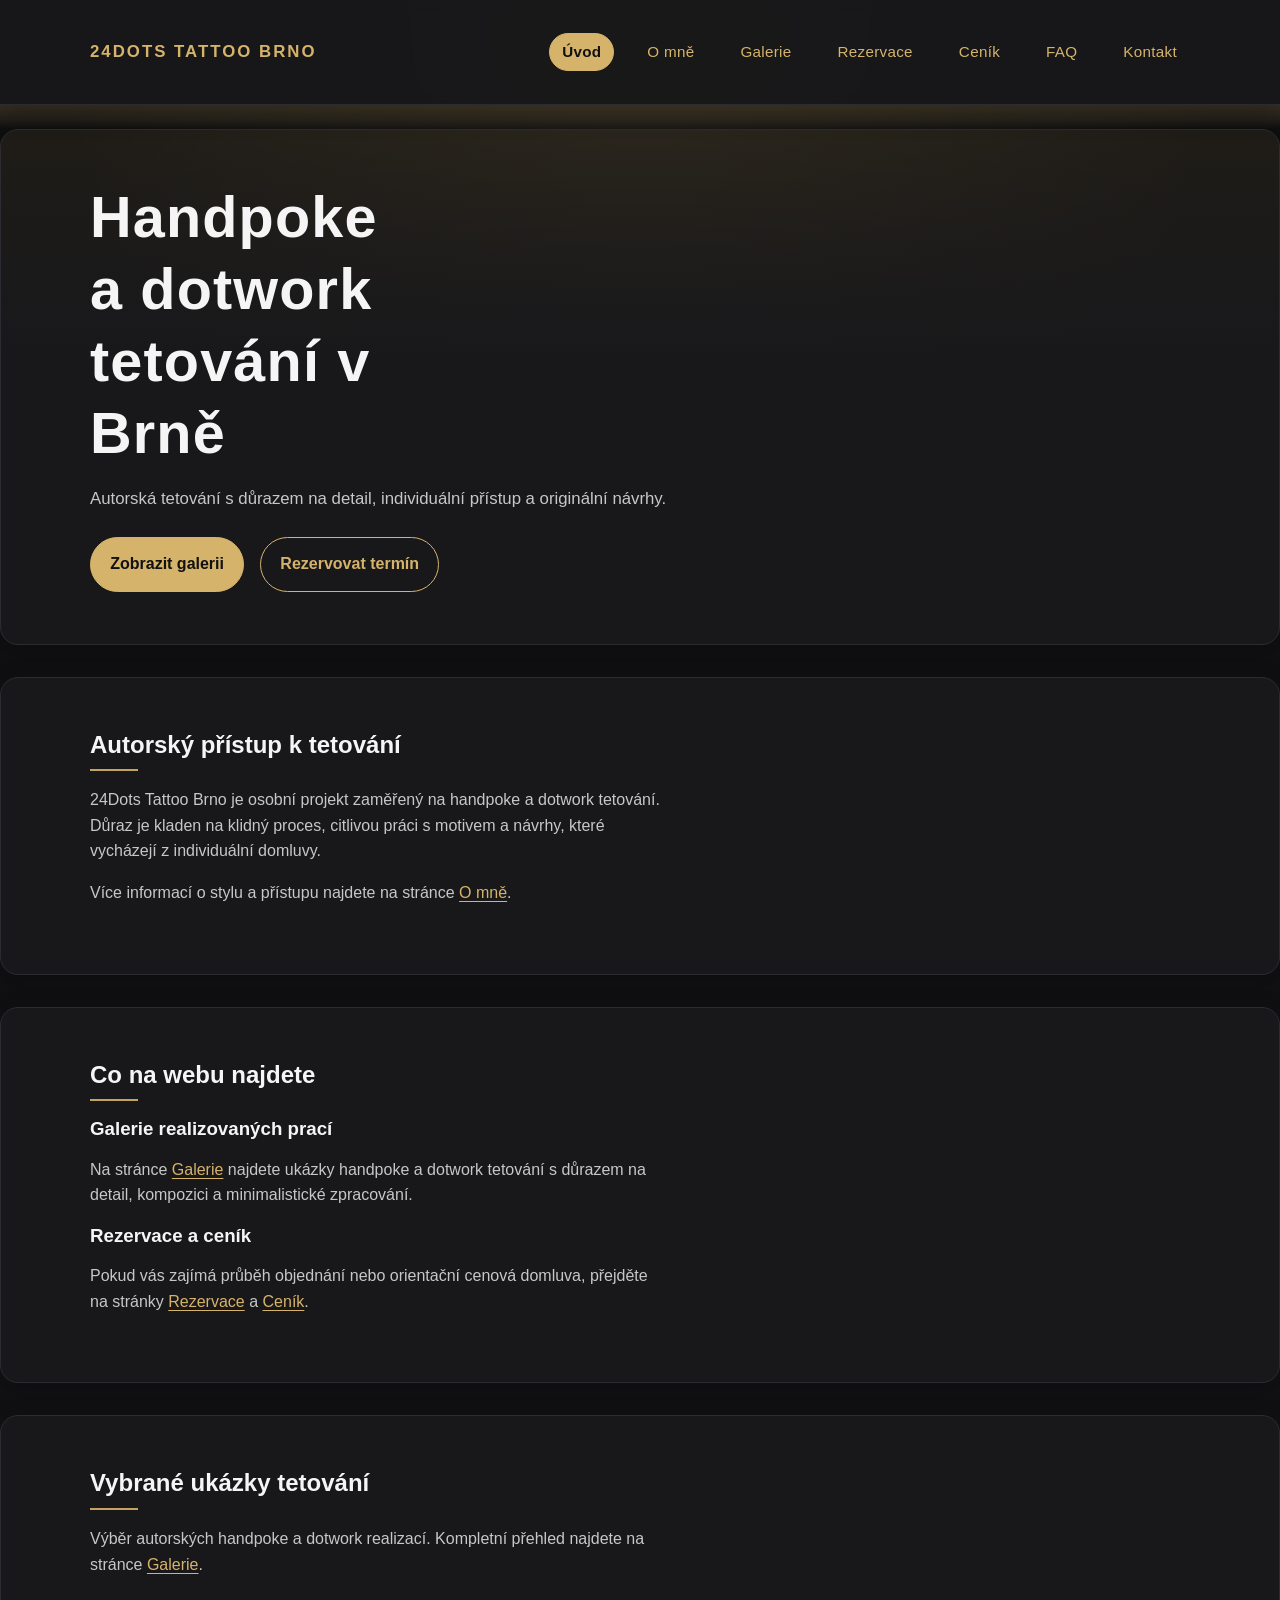
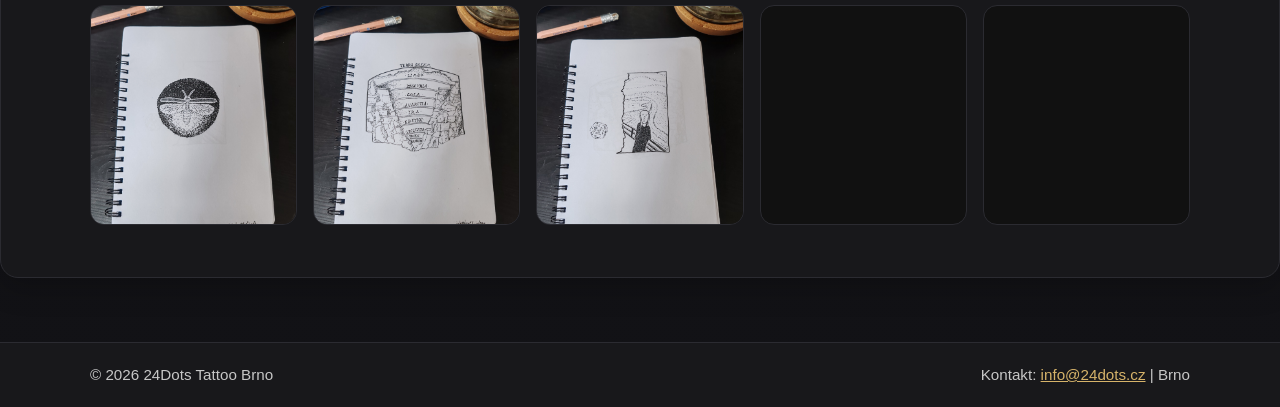
<file: index.html>
<!DOCTYPE html>
<html lang="cs">
<head>
  <meta charset="UTF-8">
  <meta name="viewport" content="width=device-width, initial-scale=1.0">
  <meta name="description" content="Autorská handpoke a dotwork tetování v Brně. Individuální přístup, originální návrhy a možnost rezervace termínu.">
  <meta name="keywords" content="handpoke tetování Brno, dotwork tetování, minimalistické tetování, tatérka Brno, návrh tetování, autorské tetování, tetování Brno">
  <meta name="author" content="24Dots Tattoo Brno">
  <meta name="robots" content="index, follow">
  <title>Handpoke tetování Brno | 24Dots Tattoo</title>

  <meta name="google-site-verification" content="9SUlVvHQbfm5WYlSon0mabeXHQw_C8rQKxRpDDAVIAU">
  <script src="js/site-config.js"></script>
  <script src="js/analytics.js"></script>
  <link rel="stylesheet" href="css/style.css">
  <link rel="stylesheet" href="css/custom.css">
</head>
<body class="page-home">
<header>
  <div class="container">
    <a href="index.html" class="logo">24Dots Tattoo Brno</a>

    <nav aria-label="Hlavní navigace">
      <ul>
        <li><a href="index.html" aria-current="page">Úvod</a></li>
        <li><a href="o-mne.html">O mně</a></li>
        <li><a href="galerie.html">Galerie</a></li>
        <li><a href="rezervace.html">Rezervace</a></li>
        <li><a href="cenik.html">Ceník</a></li>
        <li><a href="faq.html">FAQ</a></li>
        <li><a href="kontakt.html">Kontakt</a></li>
      </ul>
    </nav>
  </div>
</header>

<main>
  <section class="hero hero-home">
    <div class="container">
      <h1>Handpoke a dotwork tetování v Brně</h1>
      <p>Autorská tetování s důrazem na detail, individuální přístup a originální návrhy.</p>
        <div class="hero-actions">
            <a href="galerie.html" class="primary-btn">Zobrazit galerii</a>
            <a href="rezervace.html">Rezervovat termín</a>
        </div>
    </div>
  </section>

  <section class="about-preview">
    <div class="container">
      <h2>Autorský přístup k tetování</h2>
      <p>24Dots Tattoo Brno je osobní projekt zaměřený na handpoke a dotwork tetování. Důraz je kladen na klidný proces, citlivou práci s motivem a návrhy, které vycházejí z individuální domluvy.</p>
      <p>Více informací o stylu a přístupu najdete na stránce <a href="o-mne.html">O mně</a>.</p>
    </div>
  </section>

  <section class="services-preview">
    <div class="container">
      <h2>Co na webu najdete</h2>

      <h3>Galerie realizovaných prací</h3>
      <p>Na stránce <a href="galerie.html">Galerie</a> najdete ukázky handpoke a dotwork tetování s důrazem na detail, kompozici a minimalistické zpracování.</p>

      <h3>Rezervace a ceník</h3>
      <p>Pokud vás zajímá průběh objednání nebo orientační cenová domluva, přejděte na stránky <a href="rezervace.html">Rezervace</a> a <a href="cenik.html">Ceník</a>.</p>
    </div>
  </section>

  <section class="home-gallery">
    <div class="container">
        <h2>Vybrané ukázky tetování</h2>
        <p>Výběr autorských handpoke a dotwork realizací. Kompletní přehled najdete na stránce <a href="galerie.html">Galerie</a>.</p>

        <div class="image-grid">
            <a href="galerie.html" aria-label="Přejít do galerie – dotwork motiv vážky">
                <img src="images/home-1.webp" alt="Dotwork motiv vážky v kruhové kompozici" loading="lazy" decoding="async" width="800" height="1000">
            </a>
            <a href="galerie.html" aria-label="Přejít do galerie – motiv mušle">
                <img src="images/home-2.webp" alt="Spirálový motiv mušle v dotwork stylu" loading="lazy" decoding="async" width="800" height="1000">
            </a>
            <a href="galerie.html" aria-label="Přejít do galerie – autorský motiv oděvu">
                <img src="images/home-3.webp" alt="Autorský dotwork motiv roztrženého oděvu" loading="lazy" decoding="async" width="800" height="1000">
            </a>
            <a href="galerie.html" aria-label="Přejít do galerie – motiv Výkřik">
                <img src="images/home-4.webp" alt="Interpretace obrazu Výkřik ve stylu handpoke a dotwork" loading="lazy" decoding="async" width="800" height="1000">
            </a>
            <a href="galerie.html" aria-label="Přejít do galerie – ilustrace inferna">
                <img src="images/home-5.webp" alt="Detailní ilustrace inspirovaná motivem inferna" loading="lazy" decoding="async" width="800" height="1000">
            </a>
        </div>
    </div>
  </section>
</main>

<footer>
  <div class="container">
    <p>&copy; 2026 24Dots Tattoo Brno</p>
    <p>Kontakt: <a href="mailto:info@24dots.cz">info@24dots.cz</a> | Brno</p>
  </div>
</footer>
<script src="js/main.js" defer></script>
<script src="js/gallery.js" defer></script>
</body>
</html>
</file>
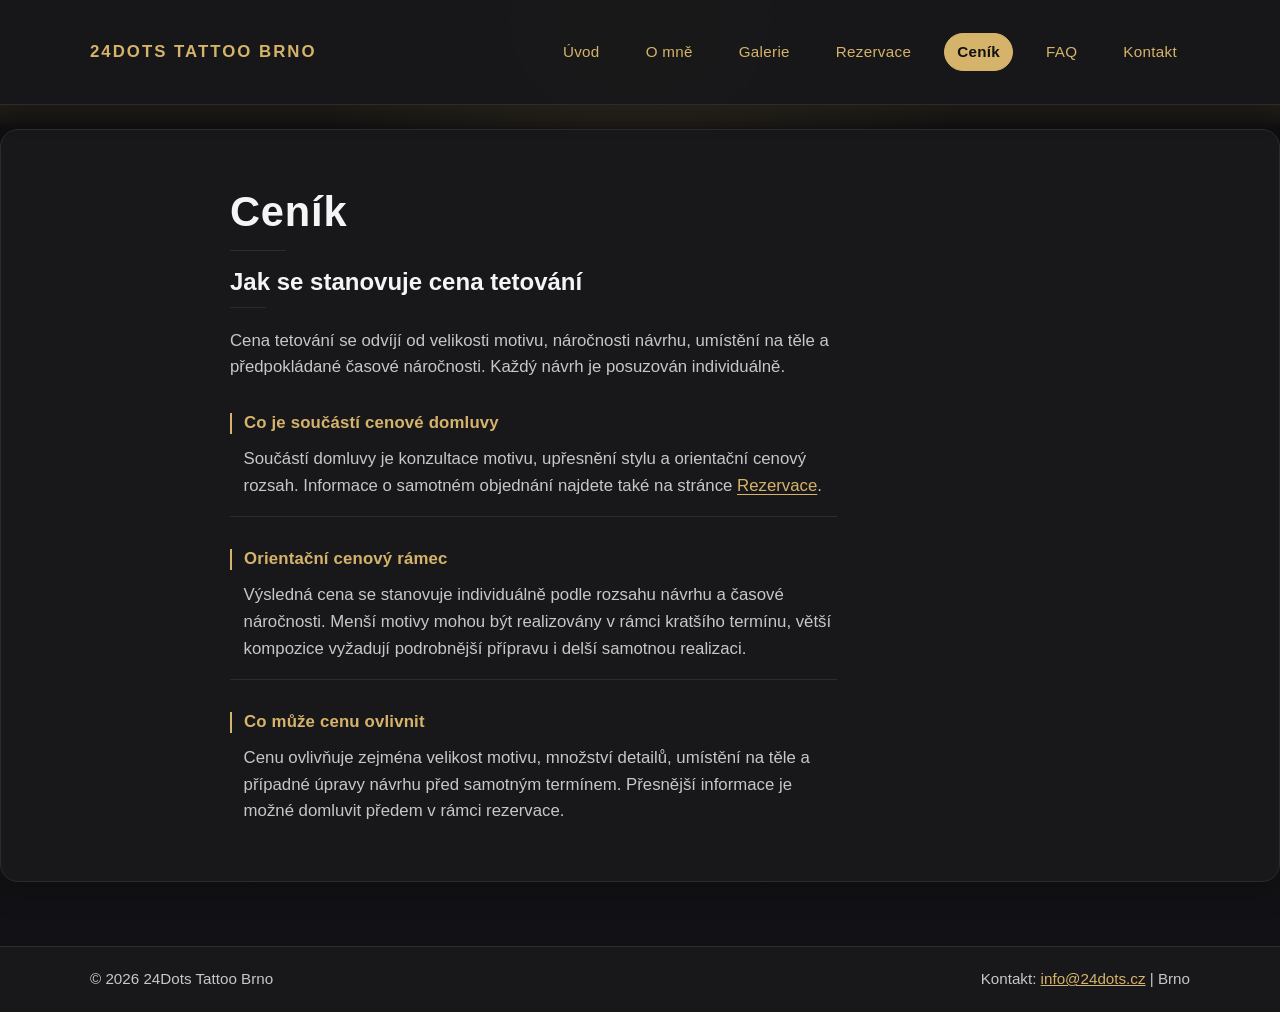
<file: cenik.html>
<!DOCTYPE html>
<html lang="cs">
<head>
  <meta charset="UTF-8">
  <meta name="viewport" content="width=device-width, initial-scale=1.0">
  <meta name="description" content="Přehled cen handpoke tetování v Brně. Informace o cenotvorbě, individuálním přístupu a podmínkách realizace.">
  <meta name="keywords" content="handpoke tetování Brno, dotwork tetování, minimalistické tetování, tatérka Brno, návrh tetování, autorské tetování, tetování Brno">
  <meta name="author" content="24Dots Tattoo Brno">
  <meta name="robots" content="index, follow">
  <title>Ceník tetování Brno | 24Dots Tattoo</title>

  <script src="js/site-config.js"></script>
  <script src="js/analytics.js"></script>
  <link rel="stylesheet" href="css/style.css">
  <link rel="stylesheet" href="css/custom.css">
</head>
<body class="page-pricing">
<header>
  <div class="container">
    <a href="index.html" class="logo">24Dots Tattoo Brno</a>

    <nav aria-label="Hlavní navigace">
        <ul>
            <li><a href="index.html">Úvod</a></li>
            <li><a href="o-mne.html">O mně</a></li>
            <li><a href="galerie.html">Galerie</a></li>
            <li><a href="rezervace.html">Rezervace</a></li>
            <li><a href="cenik.html" aria-current="page">Ceník</a></li>
            <li><a href="faq.html">FAQ</a></li>
            <li><a href="kontakt.html">Kontakt</a></li>
        </ul>
    </nav>
  </div>
</header>

<main>
    <section class="hero">
    <div class="container">
        <h1>Ceník</h1>
        <h2>Jak se stanovuje cena tetování</h2>
        <p>Cena tetování se odvíjí od velikosti motivu, náročnosti návrhu, umístění na těle a předpokládané časové náročnosti. Každý návrh je posuzován individuálně.</p>

        <h3>Co je součástí cenové domluvy</h3>
        <p>Součástí domluvy je konzultace motivu, upřesnění stylu a orientační cenový rozsah. Informace o samotném objednání najdete také na stránce <a href="rezervace.html">Rezervace</a>.</p>
        
        <h3>Orientační cenový rámec</h3>
        <p>Výsledná cena se stanovuje individuálně podle rozsahu návrhu a časové náročnosti. Menší motivy mohou být realizovány v rámci kratšího termínu, větší kompozice vyžadují podrobnější přípravu i delší samotnou realizaci.</p>

        <h3>Co může cenu ovlivnit</h3>
        <p>Cenu ovlivňuje zejména velikost motivu, množství detailů, umístění na těle a případné úpravy návrhu před samotným termínem. Přesnější informace je možné domluvit předem v rámci rezervace.</p>
    </div>
    </section>
</main>

<footer>
  <div class="container">
    <p>&copy; 2026 24Dots Tattoo Brno</p>
    <p>Kontakt: <a href="mailto:info@24dots.cz">info@24dots.cz</a> | Brno</p>
  </div>
</footer>
<script src="js/main.js" defer></script>
<script src="js/gallery.js" defer></script>
</body>
</html>
</file>
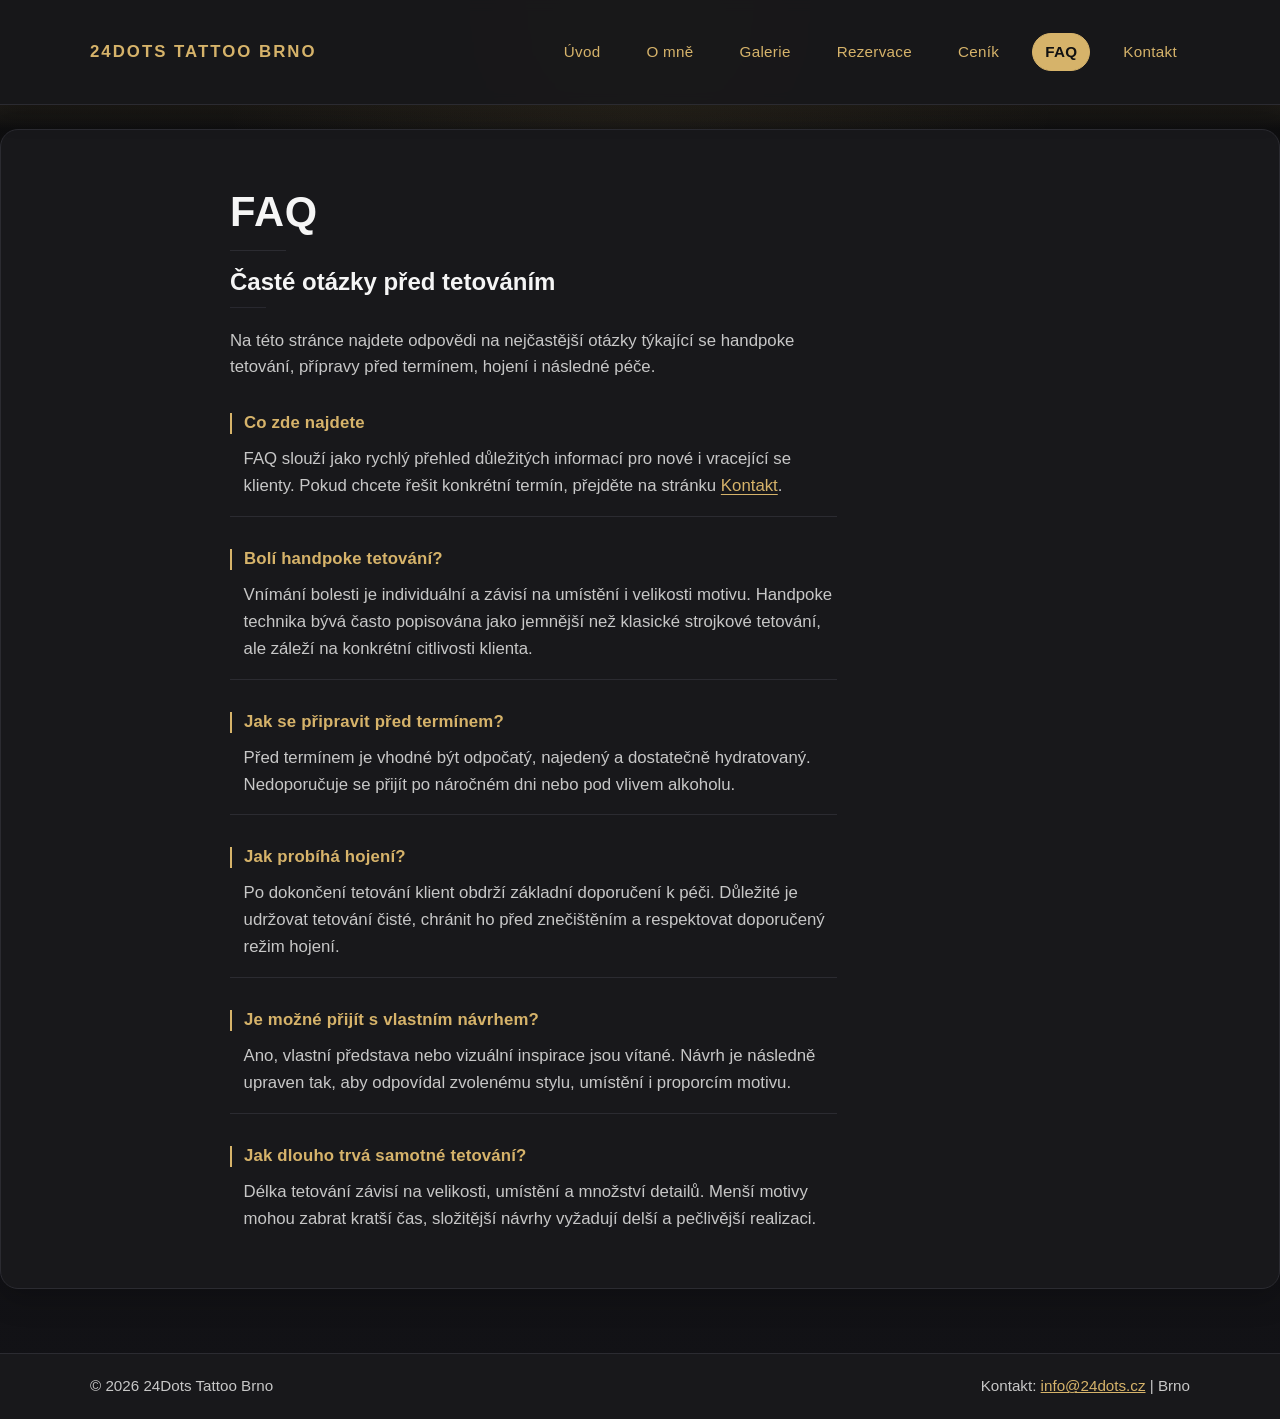
<file: faq.html>
<!DOCTYPE html>
<html lang="cs">
<head>
  <meta charset="UTF-8">
  <meta name="viewport" content="width=device-width, initial-scale=1.0">
  <meta name="description" content="Odpovědi na nejčastější otázky k handpoke tetování, průběhu tetování, hojení a přípravě před termínem.">
  <meta name="keywords" content="handpoke tetování Brno, dotwork tetování, minimalistické tetování, tatérka Brno, návrh tetování, autorské tetování, tetování Brno">
  <meta name="author" content="24Dots Tattoo Brno">
  <meta name="robots" content="index, follow">
  <title>FAQ – tetování a handpoke | 24Dots Tattoo</title>

  <script src="js/site-config.js"></script>
  <script src="js/analytics.js"></script>
  <link rel="stylesheet" href="css/style.css">
  <link rel="stylesheet" href="css/custom.css">
</head>
<body class="page-faq">
<header>
  <div class="container">
    <a href="index.html" class="logo">24Dots Tattoo Brno</a>

    <nav aria-label="Hlavní navigace">
      <ul>
        <li><a href="index.html">Úvod</a></li>
        <li><a href="o-mne.html">O mně</a></li>
        <li><a href="galerie.html">Galerie</a></li>
        <li><a href="rezervace.html">Rezervace</a></li>
        <li><a href="cenik.html">Ceník</a></li>
        <li><a href="faq.html" aria-current="page">FAQ</a></li>
        <li><a href="kontakt.html">Kontakt</a></li>
      </ul>
    </nav>
  </div>
</header>

<main>
    <section class="hero">
    <div class="container">
        <h1>FAQ</h1>
        <h2>Časté otázky před tetováním</h2>
        <p>Na této stránce najdete odpovědi na nejčastější otázky týkající se handpoke tetování, přípravy před termínem, hojení i následné péče.</p>

        <h3>Co zde najdete</h3>
        <p>FAQ slouží jako rychlý přehled důležitých informací pro nové i vracející se klienty. Pokud chcete řešit konkrétní termín, přejděte na stránku <a href="kontakt.html">Kontakt</a>.</p>
        <h3>Bolí handpoke tetování?</h3>
        <p>Vnímání bolesti je individuální a závisí na umístění i velikosti motivu. Handpoke technika bývá často popisována jako jemnější než klasické strojkové tetování, ale záleží na konkrétní citlivosti klienta.</p>

        <h3>Jak se připravit před termínem?</h3>
        <p>Před termínem je vhodné být odpočatý, najedený a dostatečně hydratovaný. Nedoporučuje se přijít po náročném dni nebo pod vlivem alkoholu.</p>

        <h3>Jak probíhá hojení?</h3>
        <p>Po dokončení tetování klient obdrží základní doporučení k péči. Důležité je udržovat tetování čisté, chránit ho před znečištěním a respektovat doporučený režim hojení.</p>
        <h3>Je možné přijít s vlastním návrhem?</h3>
        <p>Ano, vlastní představa nebo vizuální inspirace jsou vítané. Návrh je následně upraven tak, aby odpovídal zvolenému stylu, umístění i proporcím motivu.</p>

        <h3>Jak dlouho trvá samotné tetování?</h3>
        <p>Délka tetování závisí na velikosti, umístění a množství detailů. Menší motivy mohou zabrat kratší čas, složitější návrhy vyžadují delší a pečlivější realizaci.</p>
      </div>
    </section>
</main>

<footer>
  <div class="container">
    <p>&copy; 2026 24Dots Tattoo Brno</p>
    <p>Kontakt: <a href="mailto:info@24dots.cz">info@24dots.cz</a> | Brno</p>
  </div>
</footer>
<script src="js/main.js" defer></script>
<script src="js/gallery.js" defer></script>
</body>
</html>
</file>
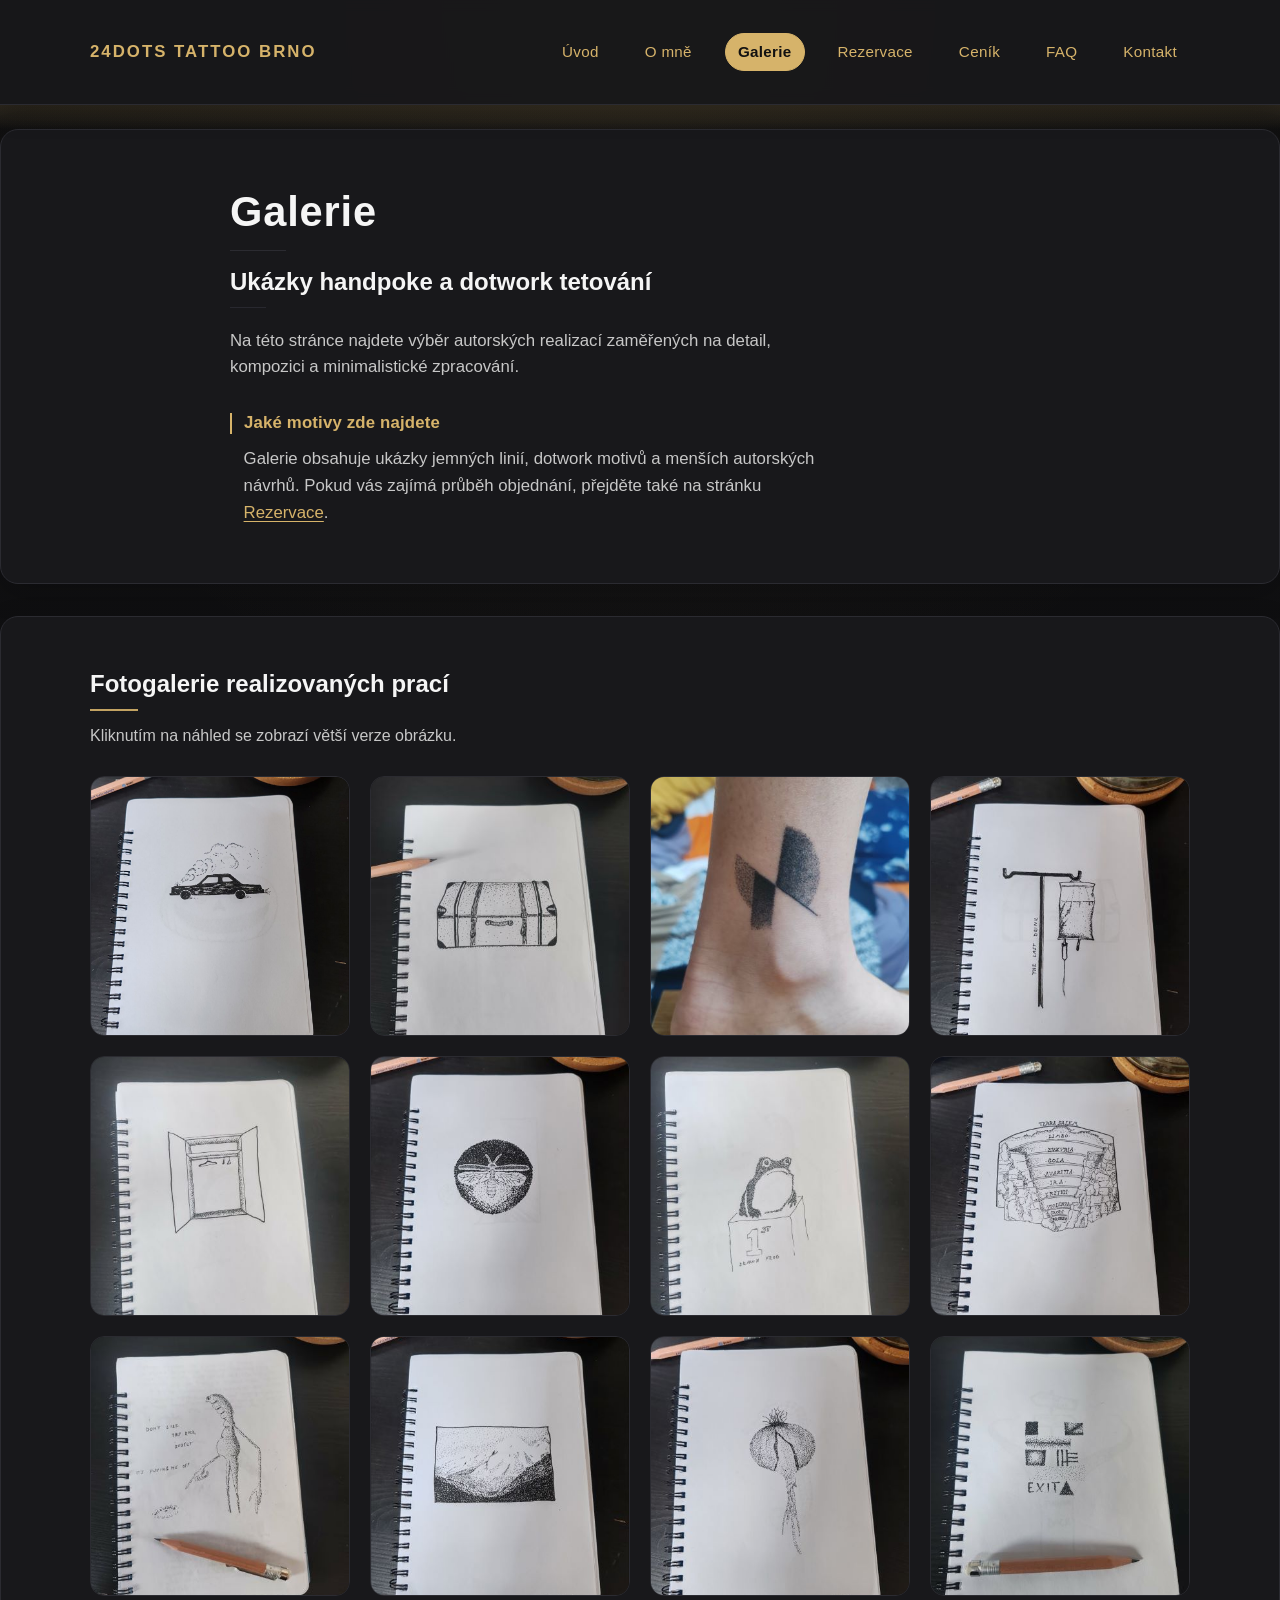
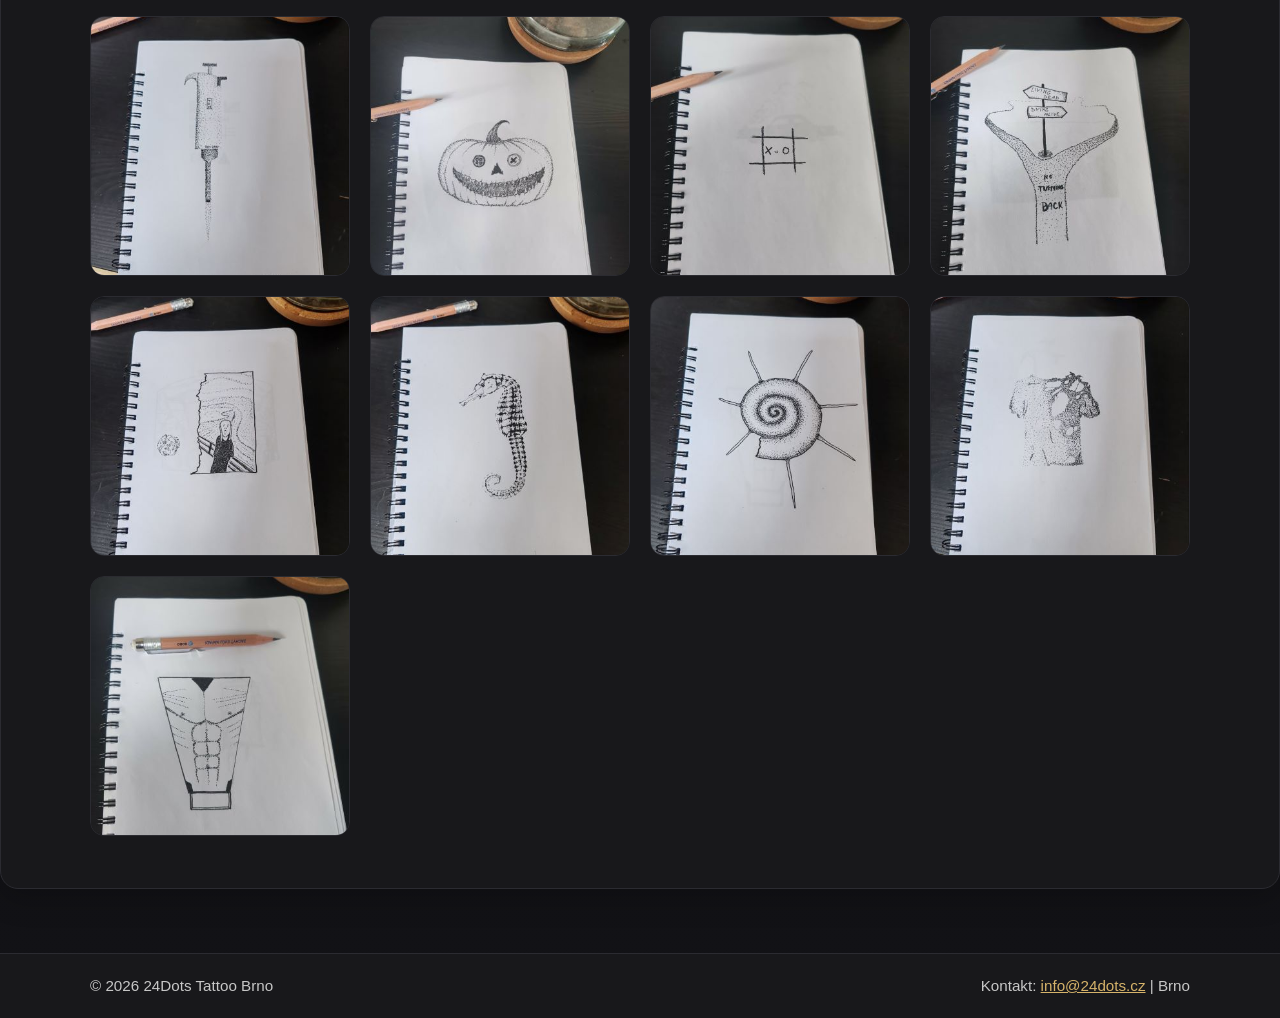
<file: galerie.html>
<!DOCTYPE html>
<html lang="cs">
<head>
  <meta charset="UTF-8">
  <meta name="viewport" content="width=device-width, initial-scale=1.0">
  <meta name="description" content="Ukázky autorských tetování ve stylu handpoke a dotwork. Galerie realizovaných prací s důrazem na detail a minimalistický přístup.">
  <meta name="keywords" content="handpoke tetování Brno, dotwork tetování, minimalistické tetování, tatérka Brno, návrh tetování, autorské tetování, tetování Brno">
  <meta name="author" content="24Dots Tattoo Brno">
  <meta name="robots" content="index, follow">
  <title>Galerie tetování | handpoke a dotwork | 24Dots Tattoo</title>

  <script src="js/site-config.js"></script>
  <script src="js/analytics.js"></script>
  <link rel="stylesheet" href="css/style.css">
  <link rel="stylesheet" href="css/custom.css">
</head>
<body class="page-gallery">
  <header>
    <div class="container">
      <a href="index.html" class="logo">24Dots Tattoo Brno</a>

      <nav aria-label="Hlavní navigace">
        <ul>
          <li><a href="index.html">Úvod</a></li>
          <li><a href="o-mne.html">O mně</a></li>
          <li><a href="galerie.html" aria-current="page">Galerie</a></li>
          <li><a href="rezervace.html">Rezervace</a></li>
          <li><a href="cenik.html">Ceník</a></li>
          <li><a href="faq.html">FAQ</a></li>
          <li><a href="kontakt.html">Kontakt</a></li>
        </ul>
      </nav>
    </div>
  </header>

  <main>
    <section class="hero">
      <div class="container">
        <h1>Galerie</h1>
        <h2>Ukázky handpoke a dotwork tetování</h2>
        <p>Na této stránce najdete výběr autorských realizací zaměřených na detail, kompozici a minimalistické zpracování.</p>

        <h3>Jaké motivy zde najdete</h3>
        <p>Galerie obsahuje ukázky jemných linií, dotwork motivů a menších autorských návrhů. Pokud vás zajímá průběh objednání, přejděte také na stránku <a href="rezervace.html">Rezervace</a>.</p>
      </div>
    </section>

    <section class="gallery-section">
      <div class="container">
        <h2>Fotogalerie realizovaných prací</h2>
        <p>Kliknutím na náhled se zobrazí větší verze obrázku.</p>

        <div class="image-grid">
          <a href="images/large/flash_car.jpg" title="Zobrazit větší obrázek autorského motivu auta">
            <img src="images/thumbnails/flash_car.jpg" alt="Autorský motiv auta ve stylu handpoke a dotwork" loading="lazy" decoding="async" width="800" height="1000">
          </a>

          <a href="images/large/flash_case.jpg" title="Zobrazit větší obrázek motivu pouzdra">
            <img src="images/thumbnails/flash_case.jpg" alt="Autorský motiv pouzdra ve stylu handpoke a dotwork" loading="lazy" decoding="async" width="800" height="1000">
          </a>

          <a href="images/large/flash_circular.jpg" title="Zobrazit větší obrázek kruhového motivu">
            <img src="images/thumbnails/flash_circular.jpg" alt="Autorský kruhový motiv v minimalistickém zpracování" loading="lazy" decoding="async" width="800" height="1000">
          </a>

          <a href="images/large/flash_drink.jpg" title="Zobrazit větší obrázek motivu nápoje">
            <img src="images/thumbnails/flash_drink.jpg" alt="Autorský motiv nápoje ve stylu handpoke a dotwork" loading="lazy" decoding="async" width="800" height="1000">
          </a>

          <a href="images/large/flash_empty.jpg" title="Zobrazit větší obrázek motivu prázdnoty">
            <img src="images/thumbnails/flash_empty.jpg" alt="Autorský motiv prázdnoty v minimalistickém zpracování" loading="lazy" decoding="async" width="800" height="1000">
          </a>

          <a href="images/large/flash_firefly.jpg" title="Zobrazit větší obrázek motivu světlušky">
            <img src="images/thumbnails/flash_firefly.jpg" alt="Autorský motiv světlušky ve stylu handpoke a dotwork" loading="lazy" decoding="async" width="800" height="1000">
          </a>

          <a href="images/large/flash_frog.jpg" title="Zobrazit větší obrázek motivu žáby">
            <img src="images/thumbnails/flash_frog.jpg" alt="Autorský motiv žáby ve stylu handpoke a dotwork" loading="lazy" decoding="async" width="800" height="1000">
          </a>

          <a href="images/large/flash_inferno.jpg" title="Zobrazit větší obrázek ilustrace inferna">
            <img src="images/thumbnails/flash_inferno.jpg" alt="Detailní ilustrace inspirovaná motivem inferna" loading="lazy" decoding="async" width="800" height="1000">
          </a>

          <a href="images/large/flash_marcus.jpg" title="Zobrazit větší obrázek motivu Marcus">
            <img src="images/thumbnails/flash_marcus.jpg" alt="Autorský motiv Marcus ve stylu handpoke a dotwork" loading="lazy" decoding="async" width="800" height="1000">
          </a>

          <a href="images/large/flash_mountains.jpg" title="Zobrazit větší obrázek horského motivu">
            <img src="images/thumbnails/flash_mountains.jpg" alt="Autorský horský motiv ve stylu handpoke a dotwork" loading="lazy" decoding="async" width="800" height="1000">
          </a>

          <a href="images/large/flash_onion.jpg" title="Zobrazit větší obrázek motivu cibule">
            <img src="images/thumbnails/flash_onion.jpg" alt="Autorský motiv cibule v minimalistickém zpracování" loading="lazy" decoding="async" width="800" height="1000">
          </a>

          <a href="images/large/flash_ornament.jpg" title="Zobrazit větší obrázek ornamentálního motivu">
            <img src="images/thumbnails/flash_ornament.jpg" alt="Autorský ornamentální motiv ve stylu handpoke a dotwork" loading="lazy" decoding="async" width="800" height="1000">
          </a>

          <a href="images/large/flash_pipette.jpg" title="Zobrazit větší obrázek motivu pipety">
            <img src="images/thumbnails/flash_pipette.jpg" alt="Autorský motiv pipety ve stylu handpoke a dotwork" loading="lazy" decoding="async" width="800" height="1000">
          </a>

          <a href="images/large/flash_pumpkin.jpg" title="Zobrazit větší obrázek motivu dýně">
            <img src="images/thumbnails/flash_pumpkin.jpg" alt="Autorský motiv dýně v minimalistickém zpracování" loading="lazy" decoding="async" width="800" height="1000">
          </a>

          <a href="images/large/flash_rivals.jpg" title="Zobrazit větší obrázek motivu Rivals">
            <img src="images/thumbnails/flash_rivals.jpg" alt="Autorský motiv Rivals ve stylu handpoke a dotwork" loading="lazy" decoding="async" width="800" height="1000">
          </a>

          <a href="images/large/flash_roads.jpg" title="Zobrazit větší obrázek motivu cest">
            <img src="images/thumbnails/flash_roads.jpg" alt="Autorský motiv cest v minimalistickém zpracování" loading="lazy" decoding="async" width="800" height="1000">
          </a>

          <a href="images/large/flash_scream.jpg" title="Zobrazit větší obrázek motivu Výkřik">
            <img src="images/thumbnails/flash_scream.jpg" alt="Interpretace motivu Výkřik ve stylu handpoke a dotwork" loading="lazy" decoding="async" width="800" height="1000">
          </a>

          <a href="images/large/flash_seahorse.jpg" title="Zobrazit větší obrázek motivu mořského koníka">
            <img src="images/thumbnails/flash_seahorse.jpg" alt="Autorský motiv mořského koníka ve stylu handpoke a dotwork" loading="lazy" decoding="async" width="800" height="1000">
          </a>

          <a href="images/large/flash_shell.jpg" title="Zobrazit větší obrázek motivu mušle">
            <img src="images/thumbnails/flash_shell.jpg" alt="Spirálový motiv mušle ve stylu handpoke a dotwork" loading="lazy" decoding="async" width="800" height="1000">
          </a>

          <a href="images/large/flash_shirt.jpg" title="Zobrazit větší obrázek motivu oděvu">
            <img src="images/thumbnails/flash_shirt.jpg" alt="Autorský motiv oděvu v minimalistickém zpracování" loading="lazy" decoding="async" width="800" height="1000">
          </a>

          <a href="images/large/flash_shredded.jpg" title="Zobrazit větší obrázek motivu Shredded">
            <img src="images/thumbnails/flash_shredded.jpg" alt="Autorský motiv Shredded ve stylu handpoke a dotwork" loading="lazy" decoding="async" width="800" height="1000">
          </a>
        </div>
      </div>
    </section>

    <div class="lightbox" id="lightbox" aria-hidden="true">
      <button class="lightbox-close" type="button" aria-label="Zavřít galerii">&times;</button>
      <button class="lightbox-arrow lightbox-prev" type="button" aria-label="Předchozí obrázek">&#10094;</button>

      <div class="lightbox-content">
        <img id="lightbox-image" src="[data-uri]" alt="">
      </div>

      <button class="lightbox-arrow lightbox-next" type="button" aria-label="Další obrázek">&#10095;</button>
    </div>
  </main>

  <footer>
    <div class="container">
      <p>&copy; 2026 24Dots Tattoo Brno</p>
      <p>Kontakt: <a href="mailto:info@24dots.cz">info@24dots.cz</a> | Brno</p>
    </div>
  </footer>

  <script src="js/main.js" defer></script>
  <script src="js/gallery.js" defer></script>
</body>
</html>
</file>
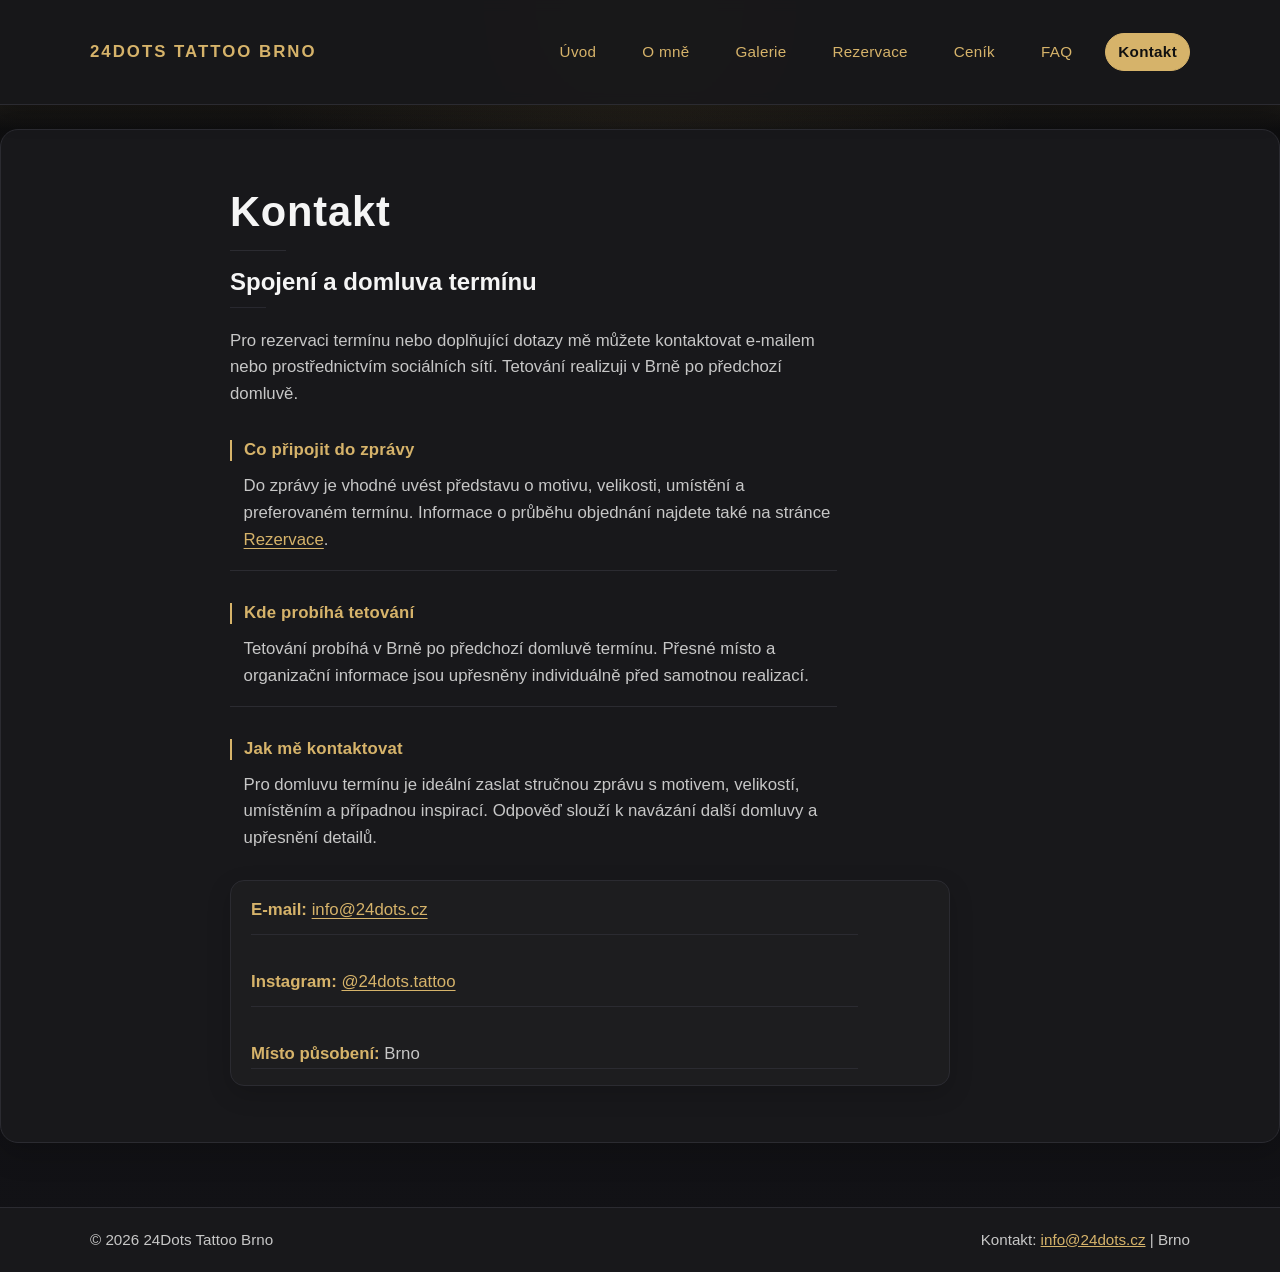
<file: kontakt.html>
<!DOCTYPE html>
<html lang="cs">
<head>
  <meta charset="UTF-8">
  <meta name="viewport" content="width=device-width, initial-scale=1.0">
  <meta name="description" content="Kontaktní informace na tatérku v Brně. Spojení, lokalita a možnosti domluvy termínu tetování.">
  <meta name="keywords" content="handpoke tetování Brno, dotwork tetování, minimalistické tetování, tatérka Brno, návrh tetování, autorské tetování, tetování Brno">
  <meta name="author" content="24Dots Tattoo Brno">
  <meta name="robots" content="index, follow">
  <title>Kontakt – tatérka Brno | 24Dots Tattoo</title>

  <script src="js/site-config.js"></script>
  <script src="js/analytics.js"></script>
  <link rel="stylesheet" href="css/style.css">
  <link rel="stylesheet" href="css/custom.css">
</head>
<body class="page-contact">
<header>
  <div class="container">
    <a href="index.html" class="logo">24Dots Tattoo Brno</a>

    <nav aria-label="Hlavní navigace">
      <ul>
        <li><a href="index.html">Úvod</a></li>
        <li><a href="o-mne.html">O mně</a></li>
        <li><a href="galerie.html">Galerie</a></li>
        <li><a href="rezervace.html">Rezervace</a></li>
        <li><a href="cenik.html">Ceník</a></li>
        <li><a href="faq.html">FAQ</a></li>
        <li><a href="kontakt.html" aria-current="page">Kontakt</a></li>
      </ul>
    </nav>
  </div>
</header>

<main>
  <section class="hero">
    <div class="container">
      <h1>Kontakt</h1>
      <h2>Spojení a domluva termínu</h2>
      <p>Pro rezervaci termínu nebo doplňující dotazy mě můžete kontaktovat e-mailem nebo prostřednictvím sociálních sítí. Tetování realizuji v Brně po předchozí domluvě.</p>

      <h3>Co připojit do zprávy</h3>
      <p>Do zprávy je vhodné uvést představu o motivu, velikosti, umístění a preferovaném termínu. Informace o průběhu objednání najdete také na stránce <a href="rezervace.html">Rezervace</a>.</p>

      <h3>Kde probíhá tetování</h3>
      <p>Tetování probíhá v Brně po předchozí domluvě termínu. Přesné místo a organizační informace jsou upřesněny individuálně před samotnou realizací.</p>

      <h3>Jak mě kontaktovat</h3>
      <p>Pro domluvu termínu je ideální zaslat stručnou zprávu s motivem, velikostí, umístěním a případnou inspirací. Odpověď slouží k navázání další domluvy a upřesnění detailů.</p>

      <div class="info-block">
        <p><strong>E-mail:</strong> <a href="mailto:info@24dots.cz">info@24dots.cz</a></p>
        <p><strong>Instagram:</strong> <a href="https://www.instagram.com/" target="_blank" rel="noopener noreferrer">@24dots.tattoo</a></p>
        <p><strong>Místo působení:</strong> Brno</p>
      </div>
    </div>
  </section>
</main>

<footer>
  <div class="container">
    <p>&copy; 2026 24Dots Tattoo Brno</p>
    <p>Kontakt: <a href="mailto:info@24dots.cz">info@24dots.cz</a> | Brno</p>
  </div>
</footer>
<script src="js/main.js" defer></script>
<script src="js/gallery.js" defer></script>
</body>
</html>
</file>
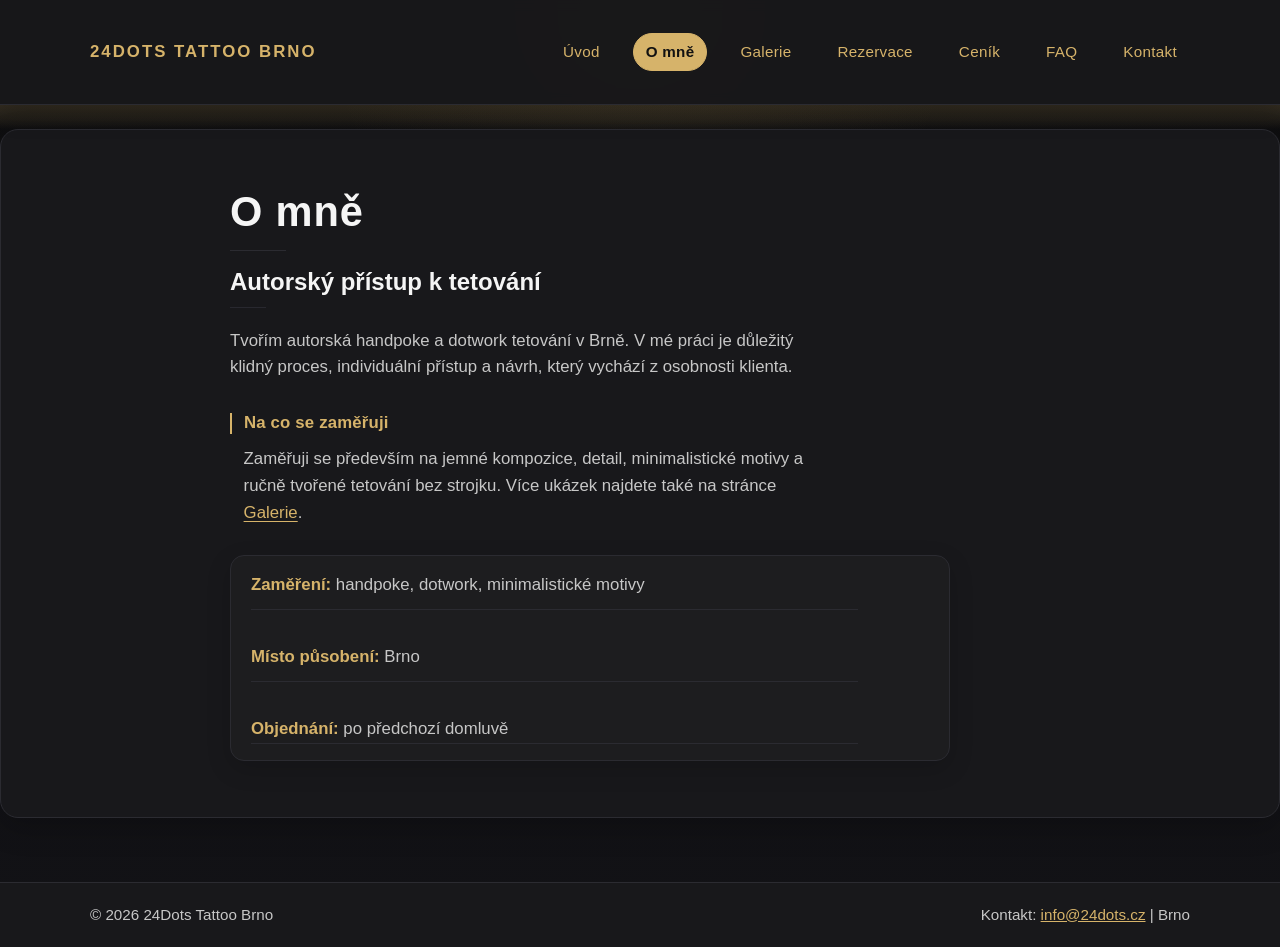
<file: o-mne.html>
<!DOCTYPE html>
<html lang="cs">
<head>
  <meta charset="UTF-8">
  <meta name="viewport" content="width=device-width, initial-scale=1.0">
  <meta name="description" content="Osobní prezentace tatérky z Brna se zaměřením na handpoke a dotwork. Seznamte se s přístupem k tvorbě a filozofií autorského tetování.">
  <meta name="keywords" content="handpoke tetování Brno, dotwork tetování, minimalistické tetování, tatérka Brno, návrh tetování, autorské tetování, tetování Brno">
  <meta name="author" content="24Dots Tattoo Brno">
  <meta name="robots" content="index, follow">
  <title>Tatérka Brno – handpoke a dotwork | 24Dots Tattoo</title>

  <script src="js/site-config.js"></script>
  <script src="js/analytics.js"></script>
  <link rel="stylesheet" href="css/style.css">
  <link rel="stylesheet" href="css/custom.css">
</head>
<body class="page-about">
  <header>
    <div class="container">
      <a href="index.html" class="logo">24Dots Tattoo Brno</a>

      <nav aria-label="Hlavní navigace">
        <ul>
          <li><a href="index.html">Úvod</a></li>
          <li><a href="o-mne.html" aria-current="page">O mně</a></li>
          <li><a href="galerie.html">Galerie</a></li>
          <li><a href="rezervace.html">Rezervace</a></li>
          <li><a href="cenik.html">Ceník</a></li>
          <li><a href="faq.html">FAQ</a></li>
          <li><a href="kontakt.html">Kontakt</a></li>
        </ul>
      </nav>
    </div>
  </header>

  <main>
    <section class="hero">
      <div class="container">
        <h1>O mně</h1>
        <h2>Autorský přístup k tetování</h2>
        <p>Tvořím autorská handpoke a dotwork tetování v Brně. V mé práci je důležitý klidný proces, individuální přístup a návrh, který vychází z osobnosti klienta.</p>

        <h3>Na co se zaměřuji</h3>
        <p>Zaměřuji se především na jemné kompozice, detail, minimalistické motivy a ručně tvořené tetování bez strojku. Více ukázek najdete také na stránce <a href="galerie.html">Galerie</a>.</p>

        <div class="info-block">
          <p><strong>Zaměření:</strong> handpoke, dotwork, minimalistické motivy</p>
          <p><strong>Místo působení:</strong> Brno</p>
          <p><strong>Objednání:</strong> po předchozí domluvě</p>
        </div>
      </div>
    </section>
  </main>

  <footer>
    <div class="container">
      <p>&copy; 2026 24Dots Tattoo Brno</p>
      <p>Kontakt: <a href="mailto:info@24dots.cz">info@24dots.cz</a> | Brno</p>
    </div>
  </footer>

  <script src="js/main.js" defer></script>
  <script src="js/gallery.js" defer></script>
</body>
</html>
</file>
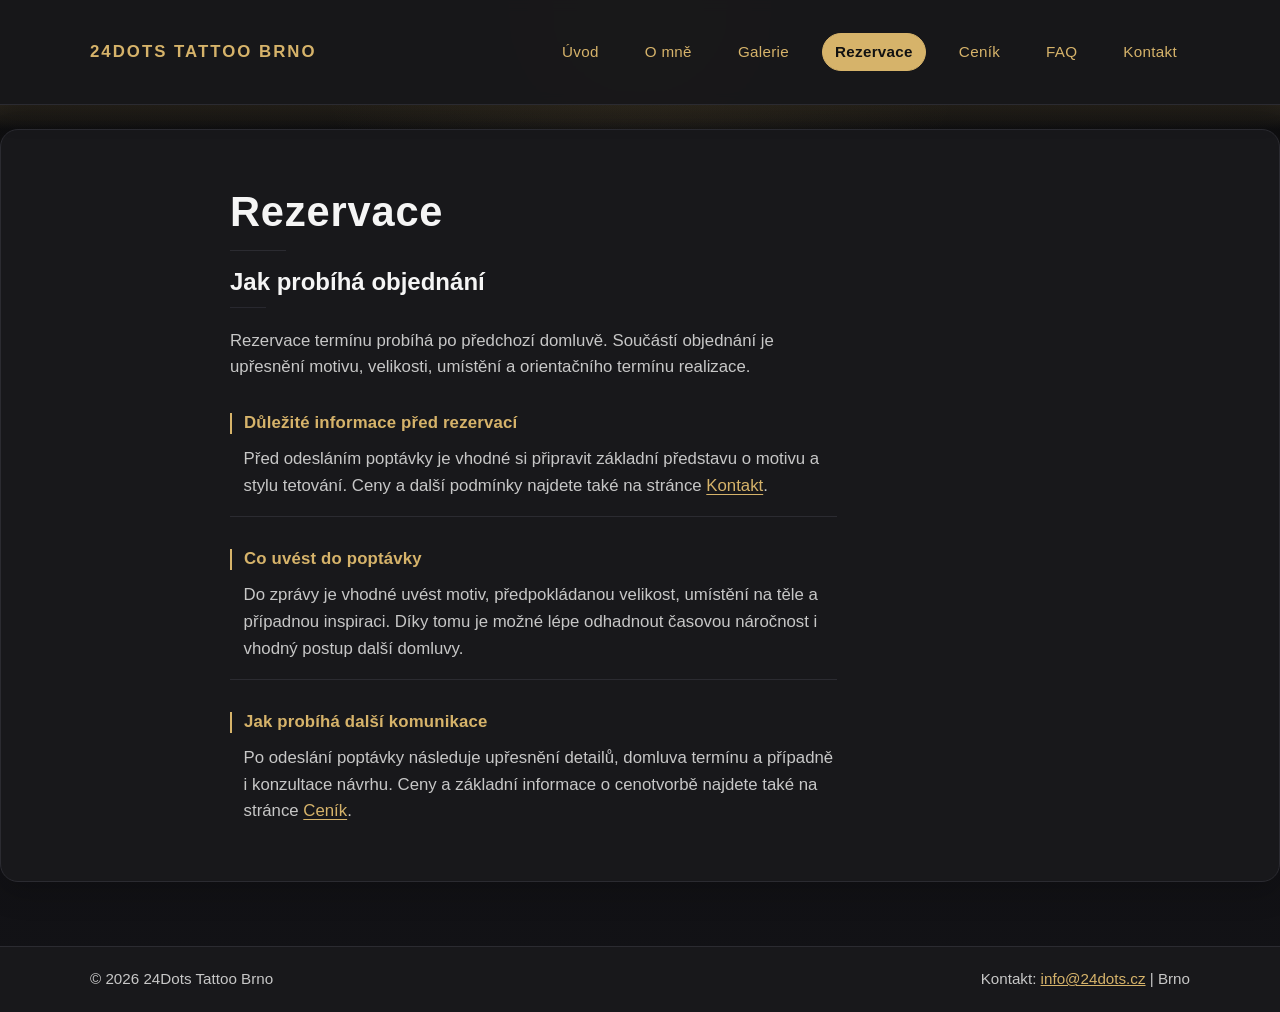
<file: rezervace.html>
<!DOCTYPE html>
<html lang="cs">
<head>
  <meta charset="UTF-8">
  <meta name="viewport" content="width=device-width, initial-scale=1.0">
  <meta name="description" content="Rezervace termínu na handpoke tetování v Brně. Informace o objednání, průběhu a podmínkách spolupráce.">
  <meta name="keywords" content="handpoke tetování Brno, dotwork tetování, minimalistické tetování, tatérka Brno, návrh tetování, autorské tetování, tetování Brno">
  <meta name="author" content="24Dots Tattoo Brno">
  <meta name="robots" content="index, follow">
  <title>Rezervace tetování Brno | 24Dots Tattoo</title>

  <script src="js/site-config.js"></script>
  <script src="js/analytics.js"></script>
  <link rel="stylesheet" href="css/style.css">
  <link rel="stylesheet" href="css/custom.css">
</head>
<body class="page-booking">
<header>
  <div class="container">
    <a href="index.html" class="logo">24Dots Tattoo Brno</a>

    <nav aria-label="Hlavní navigace">
      <ul>
        <li><a href="index.html">Úvod</a></li>
        <li><a href="o-mne.html">O mně</a></li>
        <li><a href="galerie.html">Galerie</a></li>
        <li><a href="rezervace.html" aria-current="page">Rezervace</a></li>
        <li><a href="cenik.html">Ceník</a></li>
        <li><a href="faq.html">FAQ</a></li>
        <li><a href="kontakt.html">Kontakt</a></li>
      </ul>
    </nav>
  </div>
</header>

<main>
    <section class="hero">
    <div class="container">
        <h1>Rezervace</h1>
        <h2>Jak probíhá objednání</h2>
        <p>Rezervace termínu probíhá po předchozí domluvě. Součástí objednání je upřesnění motivu, velikosti, umístění a orientačního termínu realizace.</p>

        <h3>Důležité informace před rezervací</h3>
        <p>Před odesláním poptávky je vhodné si připravit základní představu o motivu a stylu tetování. Ceny a další podmínky najdete také na stránce <a href="kontakt.html">Kontakt</a>.</p>
    
        <h3>Co uvést do poptávky</h3>
        <p>Do zprávy je vhodné uvést motiv, předpokládanou velikost, umístění na těle a případnou inspiraci. Díky tomu je možné lépe odhadnout časovou náročnost i vhodný postup další domluvy.</p>

        <h3>Jak probíhá další komunikace</h3>
        <p>Po odeslání poptávky následuje upřesnění detailů, domluva termínu a případně i konzultace návrhu. Ceny a základní informace o cenotvorbě najdete také na stránce <a href="cenik.html">Ceník</a>.</p>
    </div>
    </section>
</main>

<footer>
  <div class="container">
    <p>&copy; 2026 24Dots Tattoo Brno</p>
    <p>Kontakt: <a href="mailto:info@24dots.cz">info@24dots.cz</a> | Brno</p>
  </div>
</footer>
<script src="js/main.js" defer></script>
<script src="js/gallery.js" defer></script>
</body>
</html>
</file>
<file: css/style.css>
* {
  box-sizing: border-box;
  margin: 0;
  padding: 0;
}

body {
  font-family: var(--font-main);
  line-height: 1.6;
  color: var(--color-text);
  background-color: var(--color-bg);
}

img {
  max-width: 100%;
  display: block;
}

a {
  color: inherit;
  text-decoration: underline;
}

ul {
  list-style: none;
}

.container {
  width: min(1100px, 90%);
  margin: 0 auto;
}

header,
footer {
  background-color: var(--color-surface);
  color: var(--color-text);
  padding: 1rem 0;
}

header .container,
footer .container {
  display: flex;
  justify-content: space-between;
  align-items: center;
  gap: 1rem;
  flex-wrap: wrap;
}

nav ul {
  display: flex;
  gap: 1rem;
  flex-wrap: wrap;
}

main {
  padding: 2rem 0;
}

.hero {
  padding: 4rem 0;
}

.hero h1 {
  margin-bottom: 1rem;
  font-size: 2rem;
}

.hero p {
  max-width: 700px;
}
</file>
<file: css/custom.css>
:root {
  --color-bg: #0f0f10;
  --color-surface: #18181b;
  --color-text: #f5f5f5;
  --color-muted: #c7c7c7;
  --color-accent: #d6b36a;
  --color-accent-rgb: 214, 179, 106;
  --color-border: #2b2b31;
  --font-main: Arial, sans-serif;
  --top-strip-height: 1.5rem;
  --page-strip-opacity: 0.2;
}

.logo {
  font-weight: bold;
  font-size: 1.2rem;
  text-decoration: none;
}

.hero {
  background-color: var(--color-surface);
  border: 1px solid var(--color-border);
  border-radius: 12px;
}

.hero p {
  font-size: 1.1rem;
}

.about-preview,
.services-preview,
.home-gallery,
.gallery-section {
  background-color: var(--color-surface);
  border: 1px solid var(--color-border);
  border-radius: 12px;
  padding: 2rem 0;
  margin-top: 2rem;
}

.image-grid {
  display: grid;
  grid-template-columns: repeat(auto-fit, minmax(180px, 1fr));
  gap: 1rem;
  margin-top: 1.5rem;
}

.image-grid img {
  width: 100%;
  height: 220px;
  object-fit: cover;
  border-radius: 10px;
}


.gallery-section p {
  margin-top: 0.5rem;
  margin-bottom: 1rem;
}

.gallery-section .image-grid a {
  display: block;
}

.hero h1,
.about-preview h2,
.services-preview h2,
.home-gallery h2,
.gallery-section h2 {
  margin-bottom: 1rem;
}

.hero h2,
.hero h3,
.about-preview p,
.services-preview h3,
.services-preview p,
.home-gallery p {
  margin-bottom: 1rem;
}

.gallery-section h3,
.gallery-section p {
  margin-bottom: 1rem;
}

@media (max-width: 768px) {
  header .container,
  footer .container {
    flex-direction: column;
    align-items: flex-start;
  }

  nav ul {
    flex-direction: column;
    gap: 0.5rem;
  }

  .hero h1 {
    font-size: 1.6rem;
  }

  .image-grid img {
    height: 180px;
  }
}

nav a[aria-current="page"] {
  color: #111;
  background-color: var(--color-accent);
  font-weight: 600;
  text-decoration: none;
  border: 1px solid var(--color-accent);
  border-bottom: 1px solid var(--color-accent);
  padding: 0.35rem 0.75rem;
  border-radius: 999px;
}

.hero p a {
  word-break: break-word;
}

.hero h3 {
  margin-top: 1.5rem;
}

.hero p {
  max-width: 800px;
}

.logo {
  color: var(--color-accent);
}

nav a,
.hero a,
.about-preview a,
.services-preview a,
.home-gallery a,
.gallery-section a,
footer a {
  color: var(--color-accent);
}

nav a:hover,
.hero a:hover,
.about-preview a:hover,
.services-preview a:hover,
.home-gallery a:hover,
.gallery-section a:hover,
footer a:hover {
  opacity: 0.85;
}

main .container {
  padding-top: 1rem;
  padding-bottom: 1rem;
}

.hero,
.about-preview,
.services-preview,
.home-gallery,
.gallery-section {
  padding-left: 1.5rem;
  padding-right: 1.5rem;
}

p {
  color: var(--color-muted);
}

h1,
h2,
h3 {
  color: var(--color-text);
  line-height: 1.25;
}

h1 {
  letter-spacing: 0.02em;
}

h2,
h3 {
  font-weight: 600;
}

header {
  border-bottom: 1px solid var(--color-border);
}

footer {
  border-top: 1px solid var(--color-border);
}

header .container,
footer .container {
  padding-top: 0.25rem;
  padding-bottom: 0.25rem;
}

section {
  margin-bottom: 2rem;
}

.hero,
.about-preview,
.services-preview,
.home-gallery,
.gallery-section {
  box-shadow: 0 10px 30px rgba(0, 0, 0, 0.2);
}

.image-grid {
  margin-top: 1.75rem;
}

nav ul {
  gap: 1.25rem;
}

nav a {
  text-decoration: none;
  font-size: 0.95rem;
  letter-spacing: 0.02em;
}

nav a:hover {
  text-decoration: none;
}

.image-grid a,
.image-grid img {
  transition: transform 0.25s ease, opacity 0.25s ease;
}

.image-grid a:hover img,
.image-grid img:hover {
  transform: scale(1.02);
  opacity: 0.92;
}

.image-grid img {
  border: 1px solid var(--color-border);
  background-color: #111;
}

.hero {
  background: linear-gradient(180deg, rgba(214, 179, 106, 0.08) 0%, rgba(24, 24, 27, 1) 45%);
}

.hero h1 {
  font-size: clamp(2rem, 5vw, 3.6rem);
  max-width: 10ch;
}

.hero p {
  font-size: 1.05rem;
  max-width: 38rem;
}

.hero {
  padding-top: 4rem;
  padding-bottom: 4rem;
}

@media (max-width: 768px) {
  .hero {
    padding-top: 2.5rem;
    padding-bottom: 2.5rem;
  }
}

footer p {
  color: var(--color-muted);
  font-size: 0.95rem;
}

footer a {
  font-weight: 500;
}

footer .container {
  gap: 0.5rem 1.5rem;
}

h2::after {
  content: "";
  display: block;
  width: 48px;
  height: 2px;
  margin-top: 0.6rem;
  background-color: var(--color-accent);
  opacity: 0.9;
}

.hero p,
.about-preview p,
.services-preview p,
.home-gallery p,
.gallery-section p {
  max-width: 65ch;
}

.hero,
.about-preview,
.services-preview,
.home-gallery,
.gallery-section {
  transition: transform 0.25s ease, box-shadow 0.25s ease;
}

.hero:hover,
.about-preview:hover,
.services-preview:hover,
.home-gallery:hover,
.gallery-section:hover {
  transform: translateY(-2px);
  box-shadow: 0 14px 36px rgba(0, 0, 0, 0.28);
}

.hero,
.about-preview,
.services-preview,
.home-gallery,
.gallery-section {
  border-radius: 18px;
}

.image-grid img {
  border-radius: 14px;
}

header,
footer {
  backdrop-filter: blur(6px);
}

.logo {
  font-size: 1.05rem;
  letter-spacing: 0.12em;
  text-transform: uppercase;
  font-weight: 700;
}

.logo:hover {
  opacity: 0.9;
}

body {
  background:
    radial-gradient(circle at top, rgba(214, 179, 106, 0.08) 0%, rgba(15, 15, 16, 0) 28%),
    linear-gradient(180deg, #0f0f10 0%, #121216 100%);
}

header {
  position: sticky;
  top: 0;
  z-index: 1000;
  background: rgba(24, 24, 27, 0.92);
}

main {
  padding-top: var(--top-strip-height);
  background:
    linear-gradient(
      180deg,
      rgba(var(--color-accent-rgb), var(--page-strip-opacity)) 0%,
      rgba(var(--color-accent-rgb), calc(var(--page-strip-opacity) * 0.52)) 58%,
      rgba(var(--color-accent-rgb), 0) 100%
    );
  background-repeat: no-repeat;
  background-size: 100% var(--top-strip-height);
}

body.page-home {
  --page-strip-opacity: 0.2;
}

body.page-about {
  --page-strip-opacity: 0.182;
}

body.page-gallery {
  --page-strip-opacity: 0.136;
}

body.page-booking {
  --page-strip-opacity: 0.12;
}

body.page-pricing {
  --page-strip-opacity: 0.095;
}

body.page-faq {
  --page-strip-opacity: 0.072;
}

body.page-contact {
  --page-strip-opacity: 0.05;
}

main section + section {
  margin-top: 2.5rem;
}

header .container {
  min-height: 72px;
}

nav ul {
  align-items: center;
}

a:focus-visible {
  outline: 2px solid var(--color-accent);
  outline-offset: 3px;
  border-radius: 4px;
}

.image-grid a {
  text-decoration: none;
}

nav a {
  display: inline-block;
  padding: 0.35rem 0;
  transition: color 0.2s ease, border-color 0.2s ease, opacity 0.2s ease;
}

header {
  box-shadow: 0 8px 24px rgba(0, 0, 0, 0.22);
}

nav a:hover {
  color: var(--color-accent);
  opacity: 1;
}

.hero,
.about-preview,
.services-preview,
.home-gallery,
.gallery-section {
  padding-top: 2.25rem;
  padding-bottom: 2.25rem;
}

.hero-actions {
  display: flex;
  gap: 1rem;
  flex-wrap: wrap;
  margin-top: 1.5rem;
}

.hero-actions a {
  display: inline-block;
  padding: 0.85rem 1.2rem;
  border: 1px solid var(--color-accent);
  border-radius: 999px;
  text-decoration: none;
  color: var(--color-accent);
  font-weight: 600;
  transition: background-color 0.2s ease, color 0.2s ease, transform 0.2s ease;
}

.hero-actions a:hover {
  background-color: var(--color-accent);
  color: #111;
  transform: translateY(-1px);
}

@media (max-width: 768px) {
  .hero-actions {
    flex-direction: column;
    align-items: flex-start;
  }

  .hero-actions a {
    width: 100%;
    text-align: center;
  }
}

.hero-actions .primary-btn {
  background-color: var(--color-accent);
  color: #111;
}

.hero-actions .primary-btn:hover {
  opacity: 0.92;
}

.hero {
  background: var(--color-surface);
}

.hero-home {
  background: linear-gradient(180deg, rgba(214, 179, 106, 0.08) 0%, rgba(24, 24, 27, 1) 45%);
}

.gallery-section .image-grid {
  grid-template-columns: repeat(auto-fit, minmax(220px, 1fr));
  gap: 1.25rem;
}

.gallery-section .image-grid a {
  overflow: hidden;
  border-radius: 14px;
}

.gallery-section .image-grid img {
  height: 260px;
}

.gallery-section h2 {
  margin-bottom: 0.75rem;
}

.gallery-section p {
  color: var(--color-muted);
  max-width: 60ch;
}

.about-preview h2,
.services-preview h2,
.home-gallery h2,
.gallery-section h2,
.hero h2,
.hero h3 {
  color: var(--color-text);
}

.about-preview p,
.services-preview p,
.home-gallery p,
.gallery-section p,
.hero p {
  color: var(--color-muted);
}

.info-block {
  margin-top: 1.5rem;
  padding: 1rem 1.25rem;
  border: 1px solid var(--color-border);
  border-radius: 14px;
  background-color: rgba(255, 255, 255, 0.02);
}

.info-block p {
  margin-bottom: 0.5rem;
}

.info-block p:last-child {
  margin-bottom: 0;
}
.info-block strong {
  color: var(--color-accent);
  font-weight: 600;
}

.hero:not(.hero-home) {
  padding-top: 2.5rem;
  padding-bottom: 2.5rem;
}

.hero:not(.hero-home) h1 {
  font-size: clamp(1.8rem, 4vw, 2.6rem);
  max-width: none;
}

.info-block {
  max-width: 720px;
  box-shadow: 0 8px 24px rgba(0, 0, 0, 0.16);
}

.info-block a {
  color: var(--color-accent);
}

.hero:not(.hero-home) .container {
  max-width: 820px;
}

.hero:not(.hero-home) h2::after {
  width: 36px;
  height: 1px;
  background-color: var(--color-border);
}

.hero:not(.hero-home) h2 {
  margin-bottom: 1.25rem;
}

.hero:not(.hero-home) h3 {
  margin-top: 2rem;
  margin-bottom: 0.75rem;
}

.hero:not(.hero-home) p + p {
  margin-top: 0.85rem;
}

.info-block {
  display: grid;
  gap: 0.75rem;
}

.info-block p {
  padding-bottom: 0.65rem;
  border-bottom: 1px solid var(--color-border);
}

.info-block p:last-child {
  padding-bottom: 0;
  border-bottom: none;
}

.hero:not(.hero-home) p a,
.about-preview p a,
.services-preview p a,
.home-gallery p a,
.gallery-section p a {
  text-decoration: underline;
  text-underline-offset: 0.18em;
  text-decoration-thickness: 1px;
}

.hero:not(.hero-home) h3 + p {
  padding-bottom: 1rem;
  border-bottom: 1px solid var(--color-border);
}

.hero:not(.hero-home) .info-block p {
  border-bottom: 1px solid var(--color-border);
}

.hero:not(.hero-home) .info-block {
  margin-top: 1.75rem;
}

.hero:not(.hero-home) .info-block:first-of-type {
  margin-top: 1.75rem;
}

.hero:not(.hero-home) h3 {
  font-size: 1.05rem;
  color: var(--color-accent);
  letter-spacing: 0.01em;
}

.hero:not(.hero-home) h3 {
  padding-left: 0.75rem;
  border-left: 2px solid var(--color-accent);
}

.hero:not(.hero-home) h3 + p {
  padding-left: 0.85rem;
}

.hero:not(.hero-home) h3:last-of-type + p {
  border-bottom: none;
  padding-bottom: 0;
}

.hero:not(.hero-home) > .container > p:first-of-type {
  margin-top: 1rem;
}

.hero:not(.hero-home) h1 {
  margin-bottom: 1rem;
}

.hero:not(.hero-home) h1::after {
  content: "";
  display: block;
  width: 56px;
  height: 1px;
  margin-top: 0.75rem;
  background-color: var(--color-border);
}

nav a {
  border: 1px solid transparent;
  padding: 0.35rem 0.75rem;
  border-radius: 999px;
}

nav a:hover {
  border-color: var(--color-border);
}

nav a:not([aria-current="page"]):hover {
  background-color: rgba(255, 255, 255, 0.04);
  color: var(--color-text);
}

@media (max-width: 768px) {
  nav ul {
    width: 100%;
  }

  nav li {
    width: 100%;
  }

  nav a {
    width: 100%;
    text-align: center;
  }
}

.image-grid img {
  aspect-ratio: 4 / 5;
}

.gallery-section {
  background-color: var(--color-surface);
  border: 1px solid var(--color-border);
  color: var(--color-text);
}

.gallery-section h2 {
  color: var(--color-text);
}

.gallery-section p {
  color: var(--color-muted);
}

.lightbox {
  position: fixed;
  inset: 0;
  display: none;
  align-items: center;
  justify-content: center;
  gap: 1rem;
  padding: 2rem;
  background: rgba(0, 0, 0, 0.88);
  z-index: 2000;
}

.lightbox.active {
  display: flex;
}

.lightbox-content {
  max-width: min(90vw, 1000px);
  max-height: 85vh;
  display: flex;
  align-items: center;
  justify-content: center;
}

.lightbox-content img {
  max-width: 100%;
  max-height: 85vh;
  width: auto;
  height: auto;
  border-radius: 12px;
  border: 1px solid var(--color-border);
  background-color: #111;
}

.lightbox-close,
.lightbox-arrow {
  border: 1px solid var(--color-border);
  background-color: rgba(24, 24, 27, 0.9);
  color: var(--color-text);
  cursor: pointer;
  transition: 0.2s ease;
}

.lightbox-close:hover,
.lightbox-arrow:hover {
  background-color: var(--color-accent);
  color: #111;
}

.lightbox-close {
  position: absolute;
  top: 1.25rem;
  right: 1.25rem;
  width: 48px;
  height: 48px;
  border-radius: 999px;
  font-size: 1.8rem;
  line-height: 1;
}

.lightbox-arrow {
  width: 52px;
  height: 52px;
  border-radius: 999px;
  font-size: 1.6rem;
  flex-shrink: 0;
}

@media (max-width: 768px) {
  .lightbox {
    padding: 1rem;
  }

  .lightbox-arrow {
    width: 44px;
    height: 44px;
    font-size: 1.2rem;
  }

  .lightbox-close {
    width: 42px;
    height: 42px;
    font-size: 1.5rem;
  }
}
</file>
